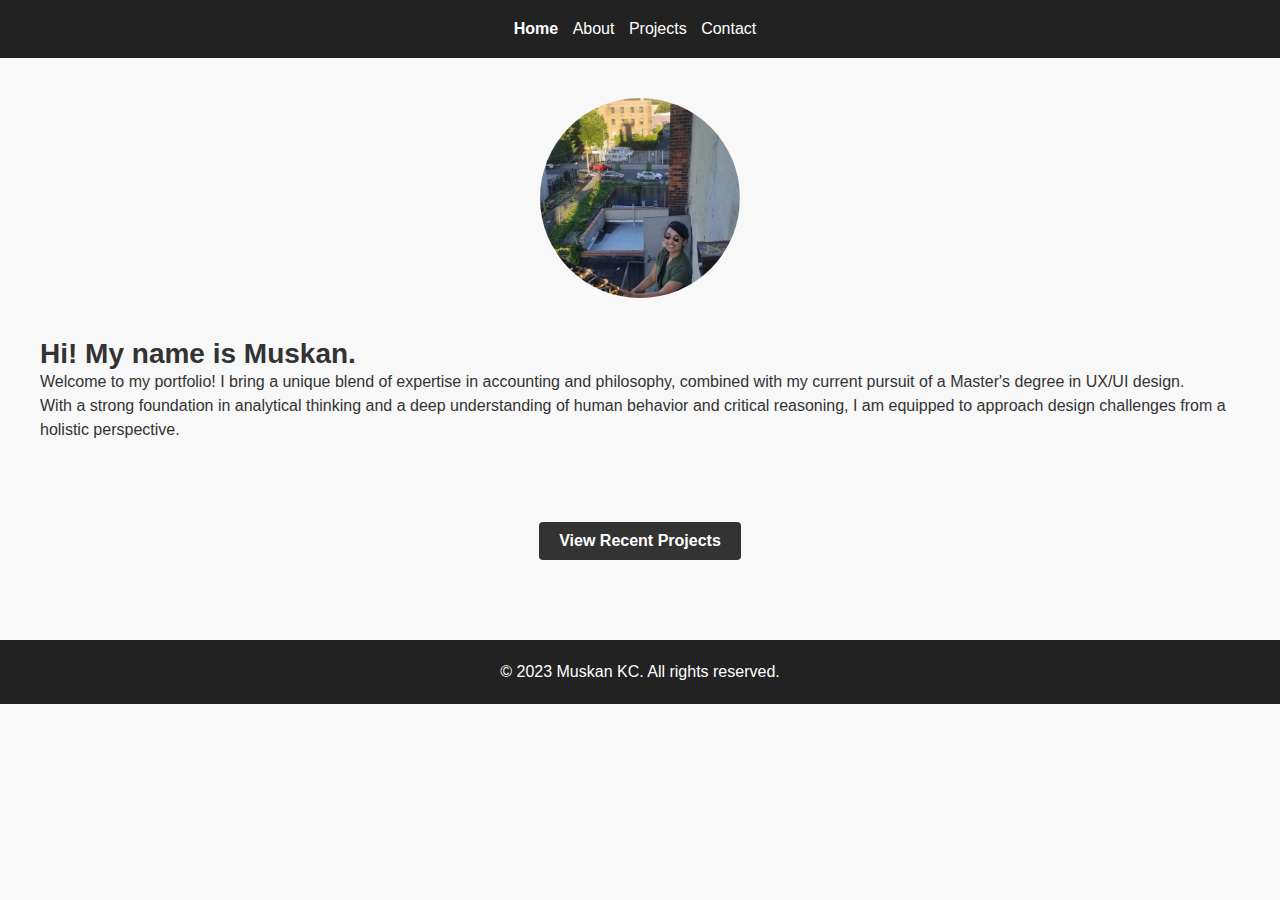
<file: index.html>
<!DOCTYPE html>
<html lang="en">
<head>
  <meta charset="UTF-8">
  <meta name="viewport" content="width=device-width, initial-scale=1.0">
  <title>MUSKAN KC</title>
  <link rel="stylesheet" href="css/style.css">
  <style>
   /* Additional CSS code for the circular image */
   .profile-image {
      display: flex;
      justify-content: center;
      margin-top: 40px;
    }
    
    .profile-image img {
      width: 200px;
      height: 200px;
      border-radius: 50%;
      object-fit: cover;
      object-position: center;
    }
    
    /* Additional CSS code for the call-to-action button */
    .call-to-action {
      display: flex;
      justify-content: center;
      margin-top: 40px;
    }
    
    .call-to-action a {
      display: inline-block;
      padding: 10px 20px;
      background-color: #333;
      color: #fff;
      text-decoration: none;
      font-weight: bold;
      border-radius: 4px;
      transition: background-color 0.3s ease;
    }
    
    .call-to-action a:hover {
      background-color: #555;
    }
  </style>
</head>
<body>
  <header>
    <nav>
      <ul>
        <li><a href="index.html" class="active">Home</a></li>
        <li><a href="about.html">About</a></li>
        <li><a href="portfolio.html">Projects</a></li>
        <li><a href="contact.html">Contact</a></li>
      </ul>
    </nav>
  </header>
  
  <div class="profile-image">
    <img src="photo/profile2.JPG" alt="Profile Image">
  </div>
  
  <section>
    <h1>Hi! My name is Muskan.</h1>
    <p>Welcome to my portfolio! I bring a unique blend of expertise in accounting and philosophy, combined with my current pursuit of a Master's degree in UX/UI design.</p>
    <p>With a strong foundation in analytical thinking and a deep understanding of human behavior and critical reasoning, I am equipped to approach design challenges from a holistic perspective.</p>
  </section>
  
  <div class="call-to-action">
    <a href="portfolio.html">View Recent Projects</a>
  </div>
  
  <footer>
    <p>&copy; 2023 Muskan KC. All rights reserved.</p>
  </footer>
</body>
</html>
</file>
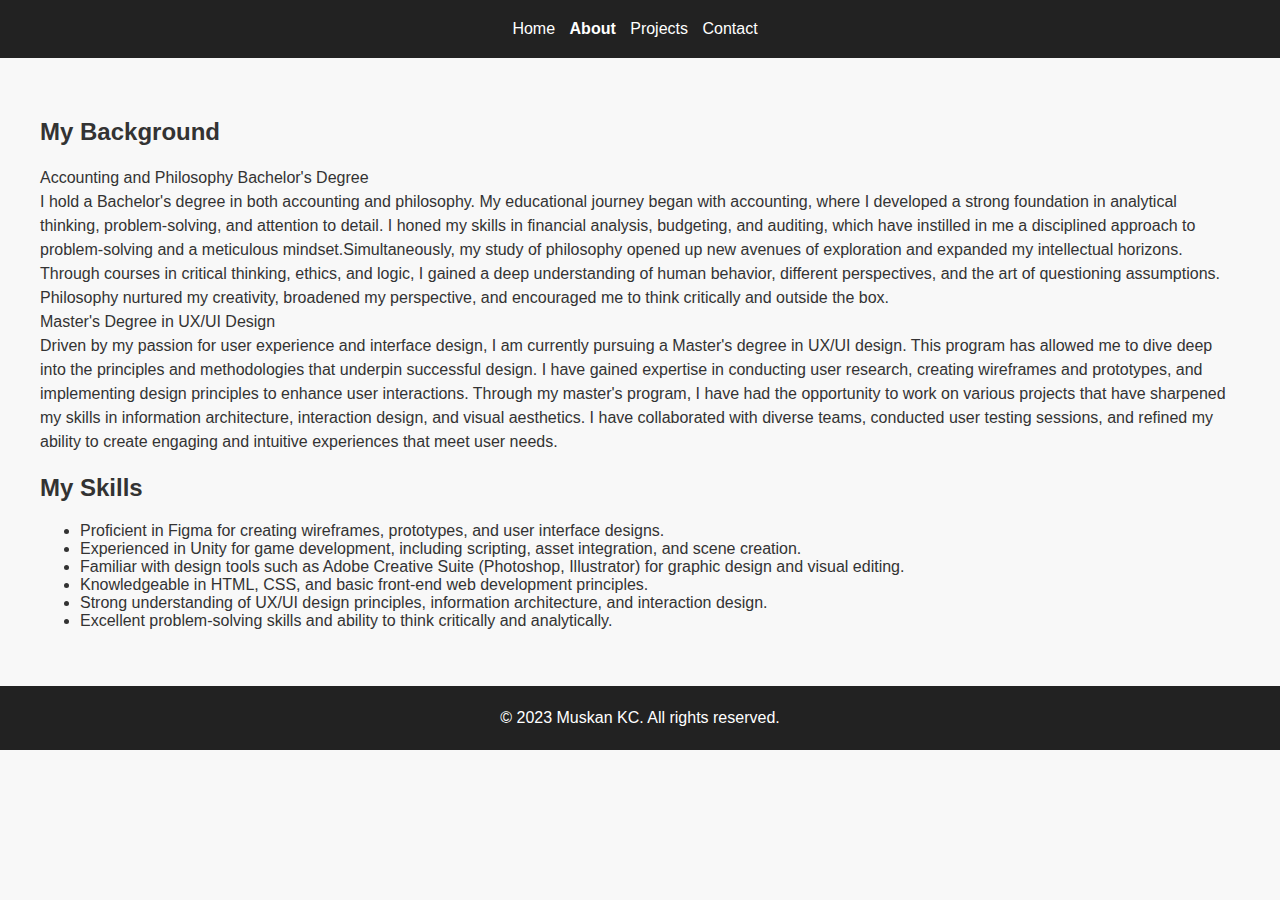
<file: about.html>
<!DOCTYPE html>
<html lang="en">
<head>
  <meta charset="UTF-8">
  <meta name="viewport" content="width=device-width, initial-scale=1.0">
  <title>About - Your Website</title>
  <link rel="stylesheet" href="css/style.css">
</head>
<body>
  <header>
    <nav>
      <ul>
        <li><a href="index.html">Home</a></li>
        <li><a href="about.html" class="active">About</a></li>
        <li><a href="portfolio.html">Projects</a></li>
        <li><a href="contact.html">Contact</a></li>
      </ul>
    </nav>
  </header>

  <section>
    <h2>My Background</h2>
    <p>Accounting and Philosophy Bachelor's Degree</p>
     <p> I hold a Bachelor's degree in both accounting and philosophy. My educational journey began with accounting, where I developed a strong foundation in analytical thinking, problem-solving, and attention to detail. I honed my skills in financial analysis, budgeting, and auditing, which have instilled in me a disciplined approach to problem-solving and a meticulous mindset.Simultaneously, my study of philosophy opened up new avenues of exploration and expanded my intellectual horizons. Through courses in critical thinking, ethics, and logic, I gained a deep understanding of human behavior, different perspectives, and the art of questioning assumptions. Philosophy nurtured my creativity, broadened my perspective, and encouraged me to think critically and outside the box.</p>
    <p>Master's Degree in UX/UI Design</p>
    <p> Driven by my passion for user experience and interface design, I am currently pursuing a Master's degree in UX/UI design. This program has allowed me to dive deep into the principles and methodologies that underpin successful design. I have gained expertise in conducting user research, creating wireframes and prototypes, and implementing design principles to enhance user interactions. 
        Through my master's program, I have had the opportunity to work on various projects that have sharpened my skills in information architecture, interaction design, and visual aesthetics. I have collaborated with diverse teams, conducted user testing sessions, and refined my ability to create engaging and intuitive experiences that meet user needs.</p>
    <h2>My Skills</h2>
    <ul>
    <li>Proficient in Figma for creating wireframes, prototypes, and user interface designs.</li>
    <li>Experienced in Unity for game development, including scripting, asset integration, and scene creation.</li>
    <li>Familiar with design tools such as Adobe Creative Suite (Photoshop, Illustrator) for graphic design and visual editing.</li>
    <li>Knowledgeable in HTML, CSS, and basic front-end web development principles.</li>
    <li>Strong understanding of UX/UI design principles, information architecture, and interaction design.</li>
    <li>Excellent problem-solving skills and ability to think critically and analytically.</li>
    </ul>
  </section>

  <footer>
    <p>&copy; 2023 Muskan KC. All rights reserved.</p>
  </footer>
</body>
</html>
</file>
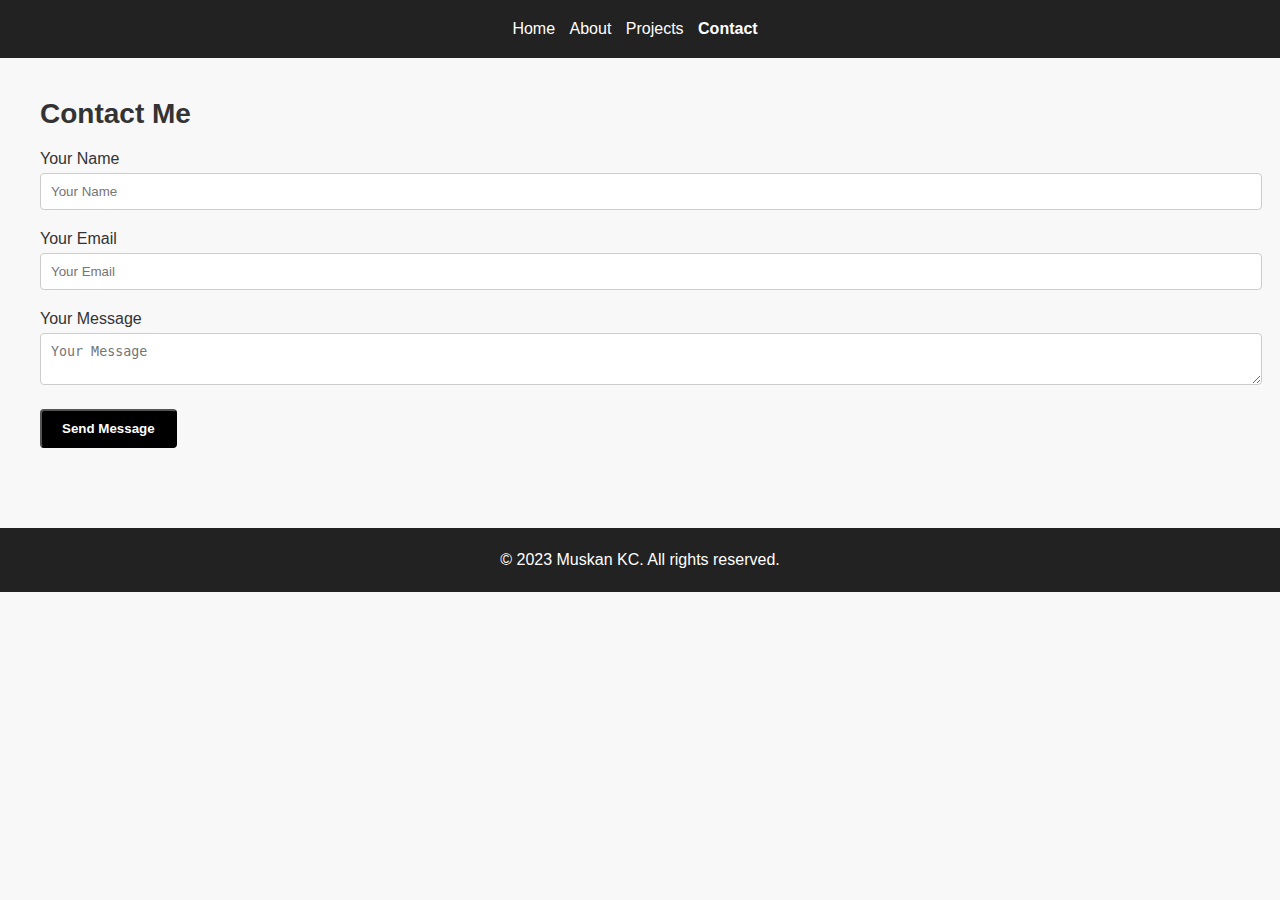
<file: contact.html>
<!DOCTYPE html>
<html lang="en">
<head>
  <meta charset="UTF-8">
  <meta name="viewport" content="width=device-width, initial-scale=1.0">
  <title>Contact - Muskan KC</title>
  <link rel="stylesheet" href="css/style.css">
</head>
<body>
  <header>
    <nav>
      <ul>
        <li><a href="index.html">Home</a></li>
        <li><a href="about.html">About</a></li>
        <li><a href="portfolio.html">Projects</a></li>
        <li><a href="#" class="active">Contact</a></li>
      </ul>
    </nav>
  </header>

  <section class="contact">
    <h1>Contact Me</h1>
    <div class="contact-form">
      <form>
        <div class="form-group">
          <label for="name">Your Name</label>
          <input type="text" id="name" name="name" placeholder="Your Name" required>
        </div>
        <div class="form-group">
          <label for="email">Your Email</label>
          <input type="email" id="email" name="email" placeholder="Your Email" required>
        </div>
        <div class="form-group">
          <label for="message">Your Message</label>
          <textarea id="message" name="message" placeholder="Your Message" required></textarea>
        </div>
        <div class="form-group">
          <button type="submit" class="btn">Send Message</button>
        </div>
      </form>
    </div>
  </section>

  <footer>
    <p>&copy; 2023 Muskan KC. All rights reserved.</p>
  </footer>
</body>
</html>
</file>
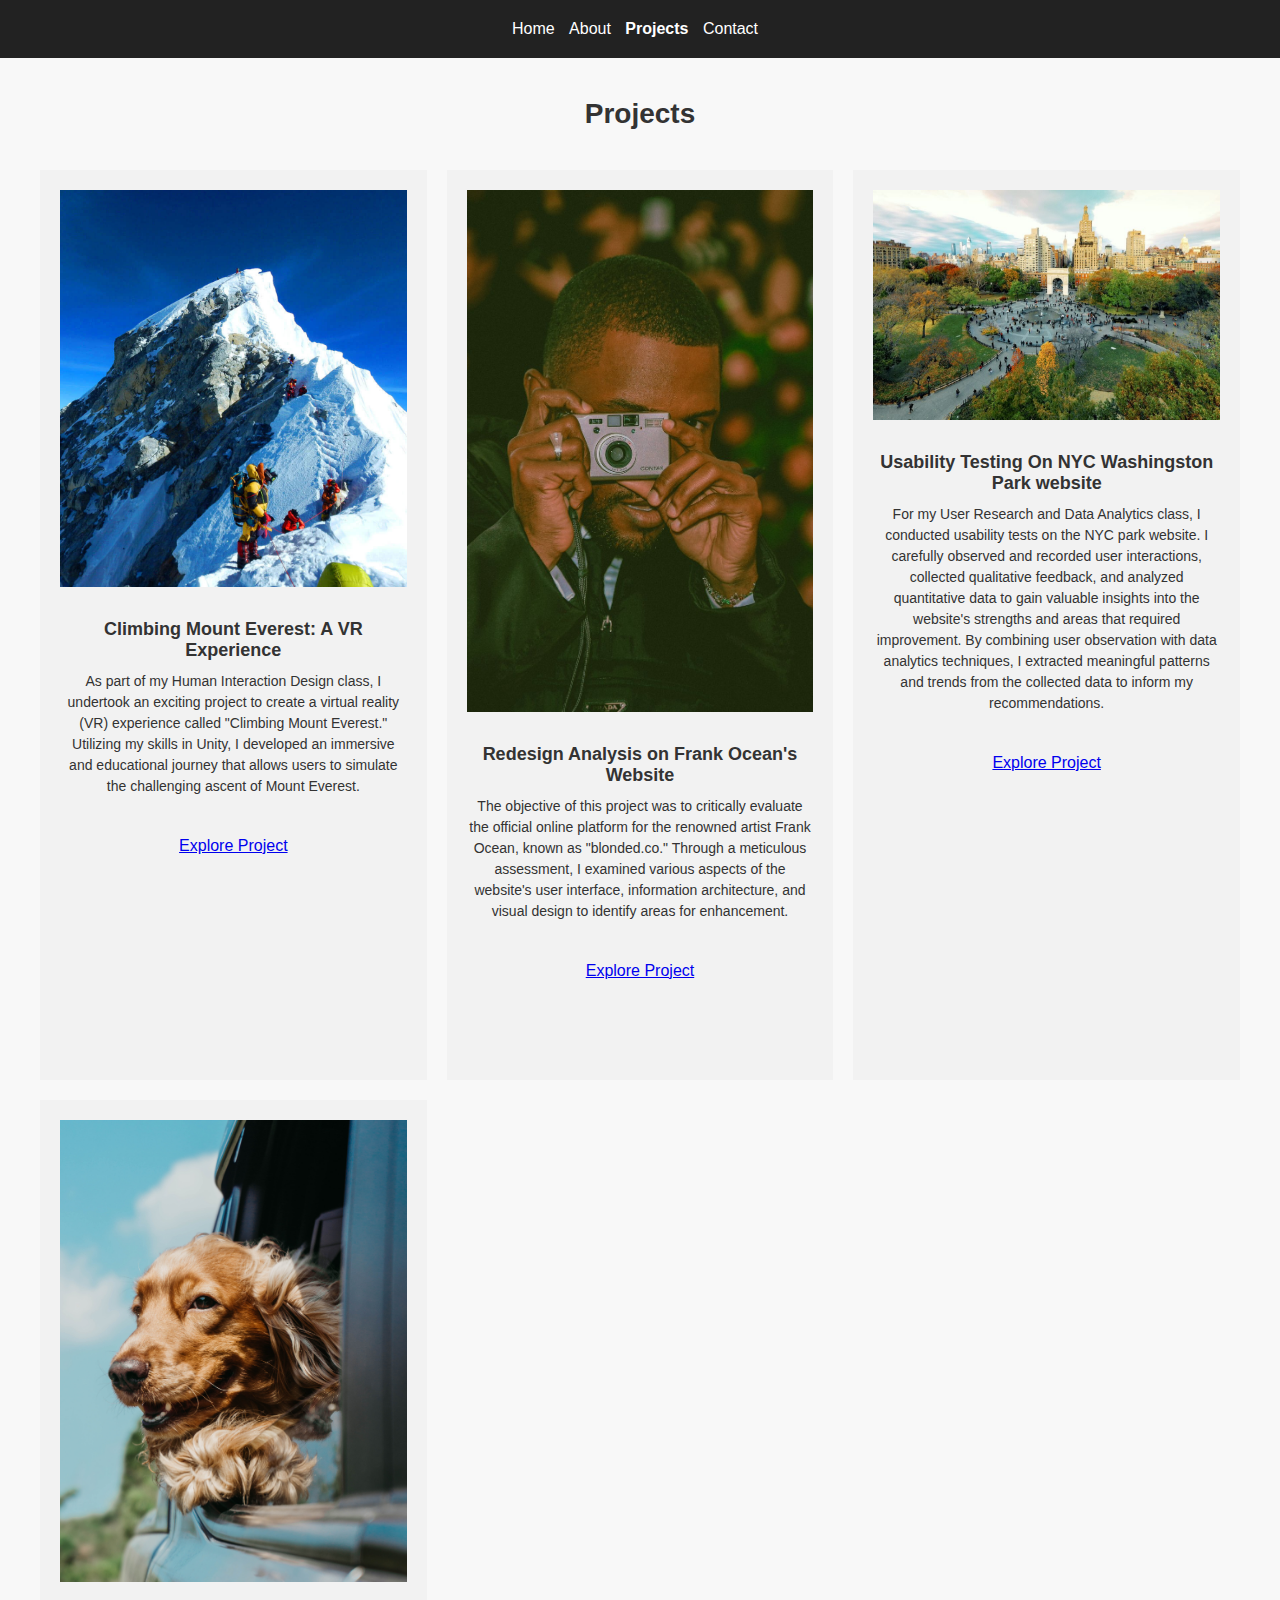
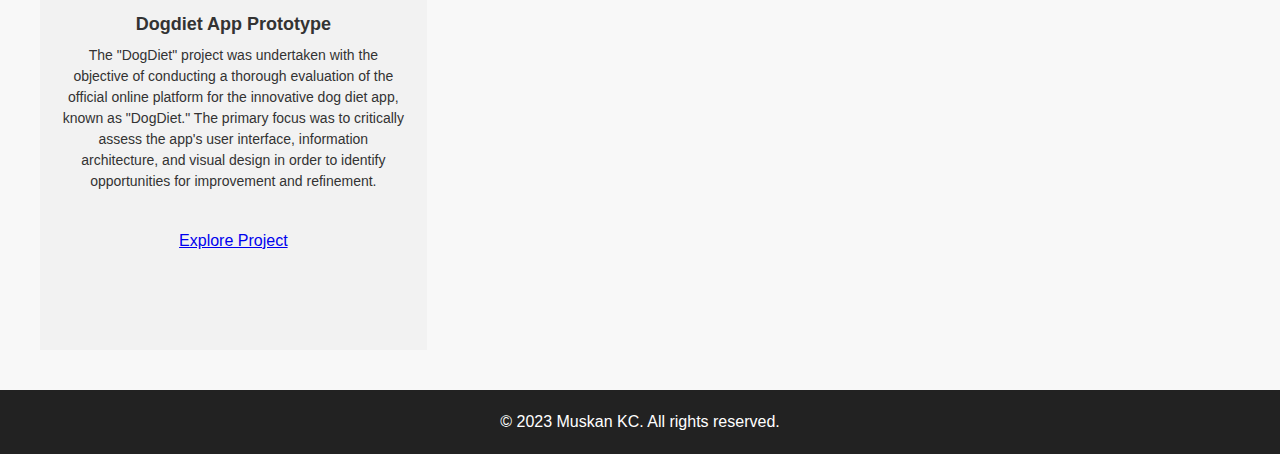
<file: portfolio.html>
<!DOCTYPE html>
<html lang="en">
<head>
  <meta charset="UTF-8">
  <meta name="viewport" content="width=device-width, initial-scale=1.0">
  <title>Projects- Your Website</title>
  <link rel="stylesheet" href="css/style.css">
</head>
<body>
  <header>
    <nav>
      <ul>
        <li><a href="index.html">Home</a></li>
        <li><a href="about.html">About</a></li>
        <li><a href="#" class="active">Projects</a></li>
        <li><a href="contact.html">Contact</a></li>
      </ul>
    </nav>
  </header>

  <section class="portfolio">
    <h1>Projects</h1>
    <div class="gallery">
      <div class="item">
        <img src="photo/everest .jpg" alt="VR Project">
        <h3>Climbing Mount Everest: A VR Experience</h3>
        <p>As part of my Human Interaction Design class, I undertook an exciting project to create a virtual reality (VR) experience called "Climbing Mount Everest." Utilizing my skills in Unity, I developed an immersive and educational journey that allows users to simulate the challenging ascent of Mount Everest.</p>
        <a href="projecteverestlink.html" class="call-to-action">Explore Project</a>
      </div>
      <div class="item">
        <img src="photo/frank .jpg" alt="Information Architecture Project">
        <h3>Redesign Analysis on Frank Ocean's Website</h3>
        <p>The objective of this project was to critically evaluate the official online platform for the renowned artist Frank Ocean, known as "blonded.co." Through a meticulous assessment, I examined various aspects of the website's user interface, information architecture, and visual design to identify areas for enhancement.</p>
        <a href="project franklink.html" class="call-to-action">Explore Project</a>
      </div>
      <div class="item">
        <img src="photo/nyc.jpg" alt="Usability Test Project">
        <h3>Usability Testing On NYC Washingston Park website</h3>
        <p>For my User Research and Data Analytics class, I conducted usability tests on the NYC park website. I carefully observed and recorded user interactions, collected qualitative feedback, and analyzed quantitative data to gain valuable insights into the website's strengths and areas that required improvement. By combining user observation with data analytics techniques, I extracted meaningful patterns and trends from the collected data to inform my recommendations.</p>
        <a href="projectnyclink.html" class="call-to-action">Explore Project</a>
      </div>
      <div class="item">
        <img src="photo/ja-san-miguel-_-QQuvAwQ-0-unsplash.jpg" alt="DogDiet Project">
        <h3>Dogdiet App Prototype</h3>
        <p>The "DogDiet" project was undertaken with the objective of conducting a thorough evaluation of the official online platform for the innovative dog diet app, known as "DogDiet." The primary focus was to critically assess the app's user interface, information architecture, and visual design in order to identify opportunities for improvement and refinement.</p>
        <a href="project dogdietlink.html"class="call-to-action">Explore Project</a>
      </div>      
  </section>

  <footer>
    <p>&copy; 2023 Muskan KC. All rights reserved.</p>
  </footer>
</body>
</html>
</file>
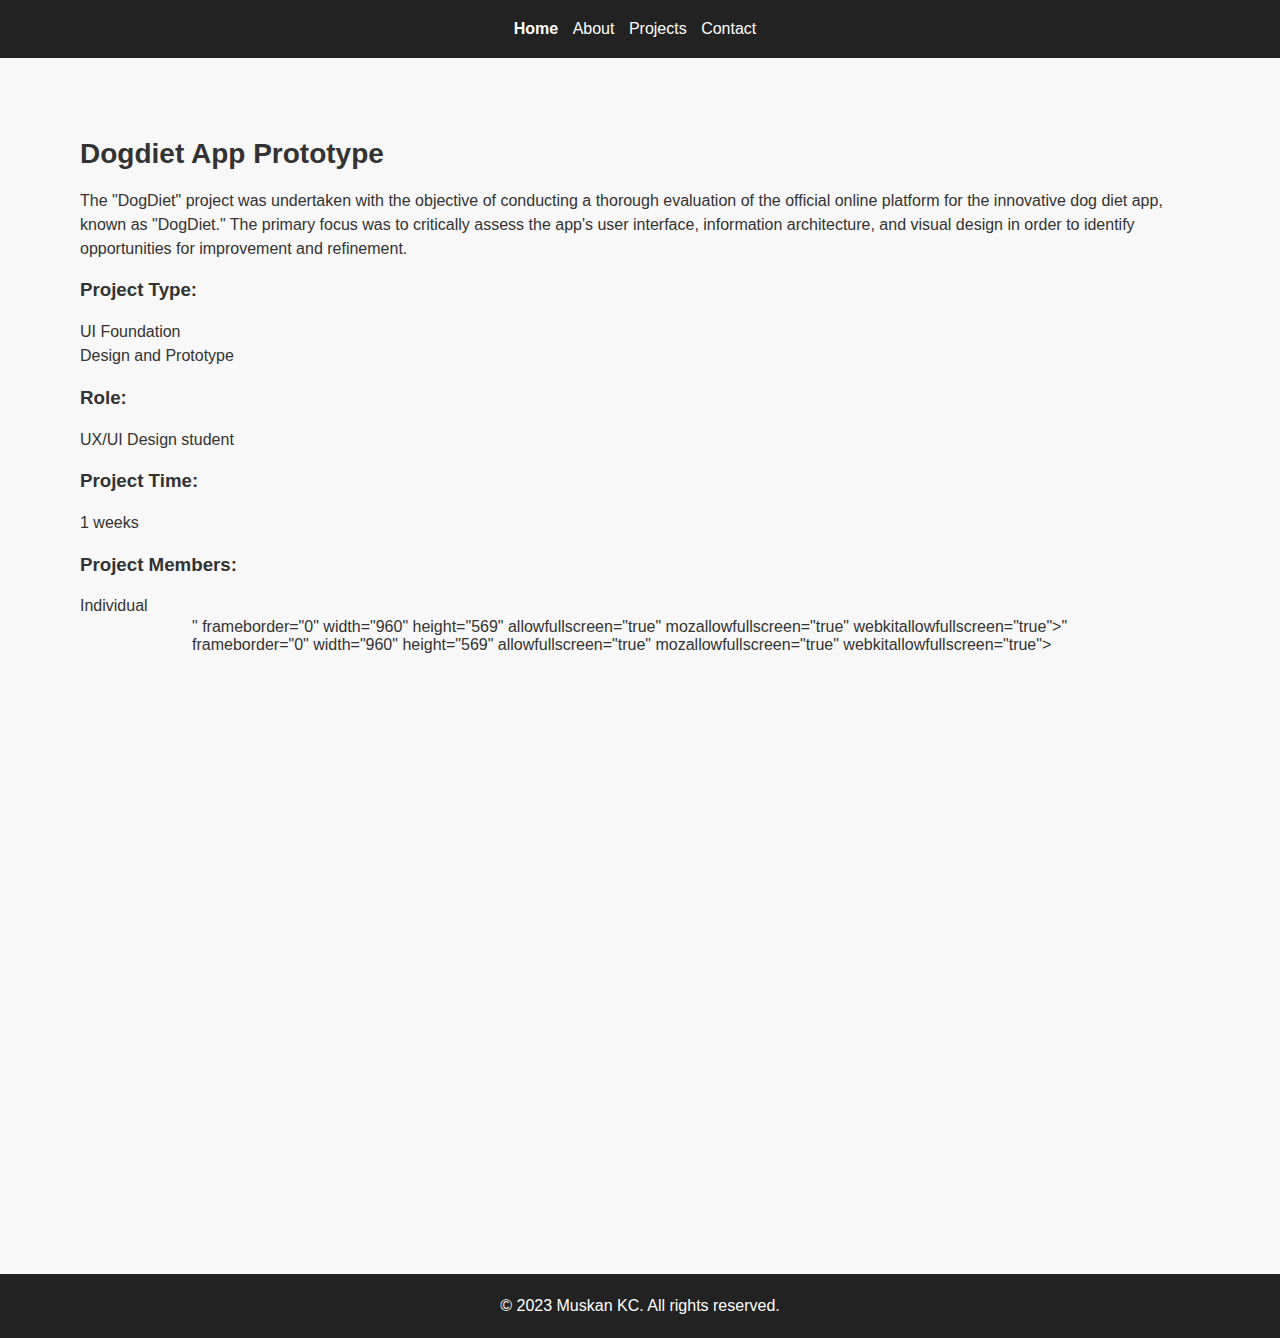
<file: project dogdietlink.html>
<!DOCTYPE html>
<html lang="en">
<head>
  <meta charset="UTF-8">
  <meta name="viewport" content="width=device-width, initial-scale=1.0">
  <title>Projects</title>
  <link rel="stylesheet" href="css/style.css">
<!-- script for PPT slide starts-->
      <style>
.ppt-container {
    position: relative;
    padding-bottom: 50%; /* Adjust this value to change the aspect ratio */
    height: 0;
    overflow: hidden;
    width: 80%; /* Add this to set the width */
    margin: 0 auto; /* Add this to center the container */
}

.ppt-container iframe {
    position: absolute;
    top: 0;
    left: 0;
    width: 100%;
    height: 100%;
}

  </style>
  <!-- script for PPT slide ends-->
</head>
<body>
  <header>
    <nav>
      <ul>
        <li><a href="index.html" class="active">Home</a></li>
        <li><a href="about.html">About</a></li>
        <li><a href="portfolio.html">Projects</a></li>
        <li><a href="contact.html">Contact</a></li>
      </ul>
    </nav>
  </header>
<main>
  <section class="project">


    <section id="project-header">
      <h1>Dogdiet App Prototype</h1>
      <div class="project-description">
        <h3></h3>
        <p>The "DogDiet" project was undertaken with the objective of conducting a thorough evaluation of the official online platform for the innovative dog diet app, known as "DogDiet." The primary focus was to critically assess the app's user interface, information architecture, and visual design in order to identify opportunities for improvement and refinement.</p>
      </div>
      <div class="project-info">
        <div class="project-type">
          <h3>Project Type:</h3>
          <p>UI Foundation <br> Design and Prototype</p>
        </div>
        <div class="project-role">
          <h3>Role:</h3>
          <p>UX/UI Design student </p>
        </div>
        <div class="project-time">
          <h3>Project Time:</h3>
          <p>1 weeks</p>
        </div>
        <div class="project members">
          <h3>Project Members:</h3>
          <p>Individual </p>
        </div>
<!--google slide container starts-->
        <div class="ppt-container">
          <iframe src="https://docs.google.com/presentation/d/e/2PACX-1vQVPN8mLB--pKy0kCAdAH7k157bYw-RiYGGr6eZP_hGlsYtHMk9WJuAGcrYTFGcjw/embed?start=true&loop=true&delayms=3000" frameborder="0" width="960" height="569" allowfullscreen="true" mozallowfullscreen="true" webkitallowfullscreen="true"></iframe>" frameborder="0" width="960" height="569" allowfullscreen="true" mozallowfullscreen="true" webkitallowfullscreen="true"></iframe>" frameborder="0" width="960" height="569" allowfullscreen="true" mozallowfullscreen="true" webkitallowfullscreen="true"></iframe>
        </div>
        <!--google slide container ends-->
        
    <ul>
    </ul>
  </section>



</main>

  <footer>
    <p>&copy; 2023 Muskan KC. All rights reserved.</p>
  </footer>
</body>
</file>
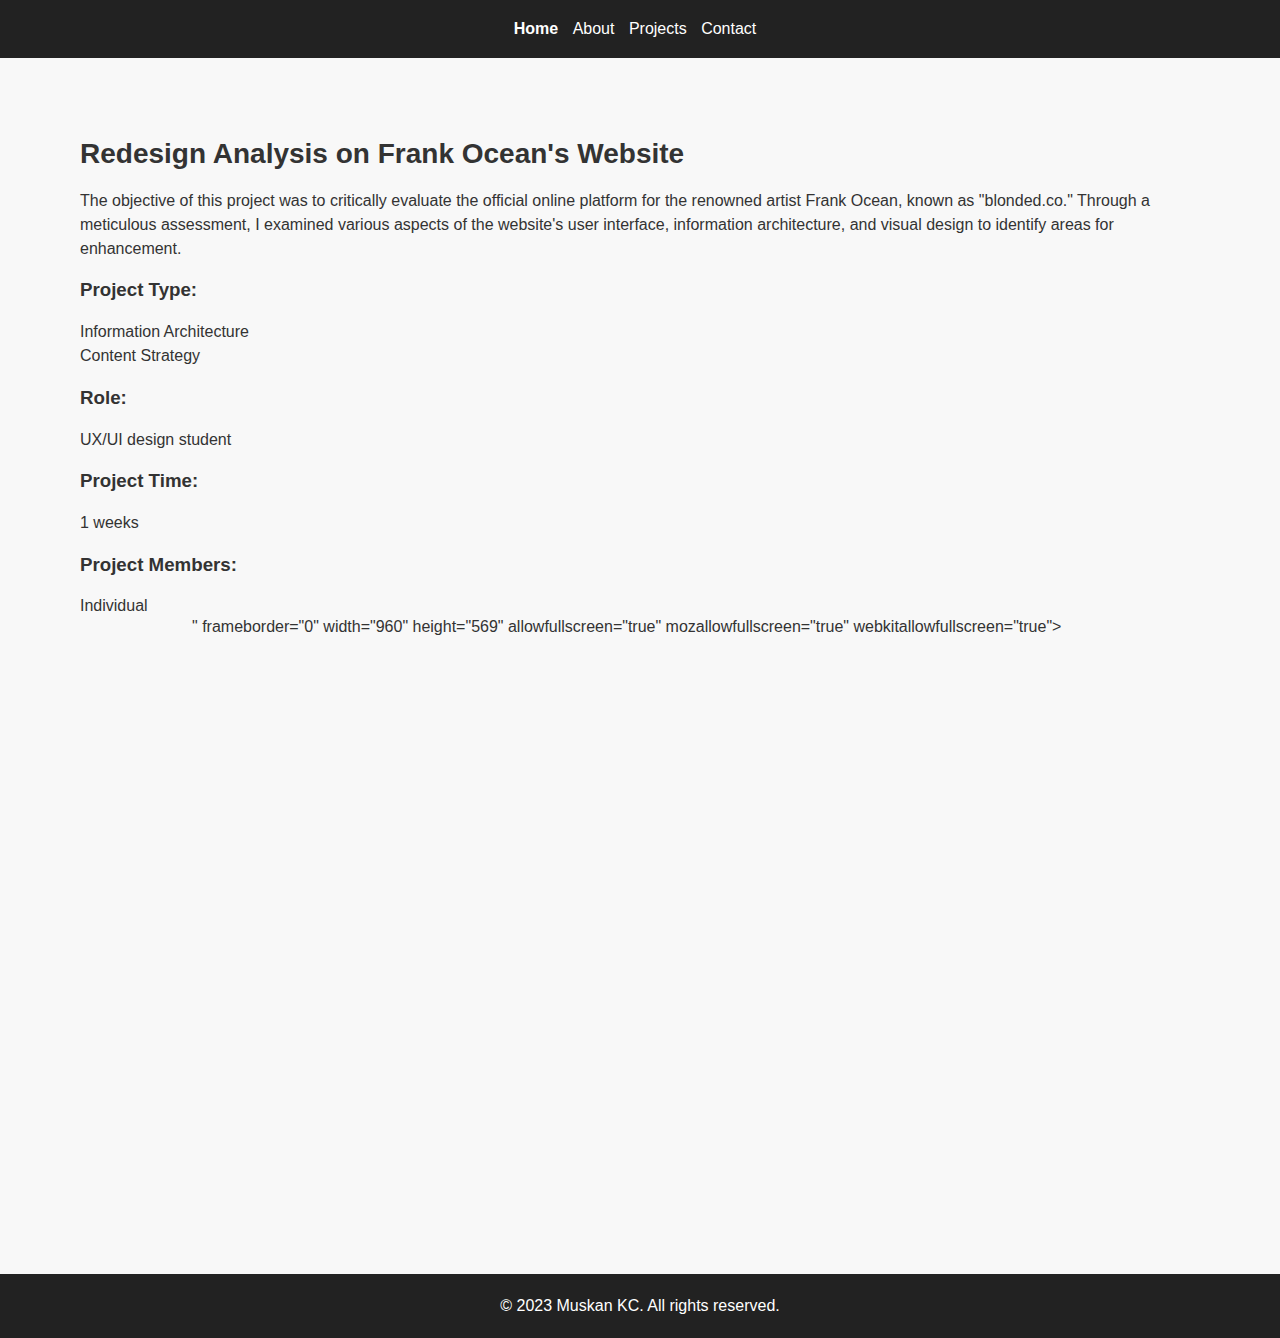
<file: project franklink.html>
<!DOCTYPE html>
<html lang="en">
<head>
  <meta charset="UTF-8">
  <meta name="viewport" content="width=device-width, initial-scale=1.0">
  <title>Projects</title>
  <link rel="stylesheet" href="css/style.css">
<!-- script for PPT slide starts-->
      <style>
.ppt-container {
    position: relative;
    padding-bottom: 50%; /* Adjust this value to change the aspect ratio */
    height: 0;
    overflow: hidden;
    width: 80%; /* Add this to set the width */
    margin: 0 auto; /* Add this to center the container */
}

.ppt-container iframe {
    position: absolute;
    top: 0;
    left: 0;
    width: 100%;
    height: 100%;
}

  </style>
  <!-- script for PPT slide ends-->
</head>
<body>
  <header>
    <nav>
      <ul>
        <li><a href="index.html" class="active">Home</a></li>
        <li><a href="about.html">About</a></li>
        <li><a href="portfolio.html">Projects</a></li>
        <li><a href="contact.html">Contact</a></li>
      </ul>
    </nav>
  </header>
<main>
  <section class="project">


    <section id="project-header">
      <h1>Redesign Analysis on Frank Ocean's Website</h1>
      <div class="project-description">
        <h3></h3>
        <p>The objective of this project was to critically evaluate the official online platform for the renowned artist Frank Ocean, known as "blonded.co." Through a meticulous assessment, I examined various aspects of the website's user interface, information architecture, and visual design to identify areas for enhancement.</p>
      </div>
      <div class="project-info">
        <div class="project-type">
          <h3>Project Type:</h3>
          <p>Information Architecture <br>Content Strategy</p>
        </div>
        <div class="project-role">
          <h3>Role:</h3>
          <p>UX/UI design student </p>
        </div>
        <div class="project-time">
          <h3>Project Time:</h3>
          <p>1 weeks</p>
        </div>
        <div class="project members">
          <h3>Project Members:</h3>
          <p>Individual </p>
        </div>
<!--google slide container starts-->
        <div class="ppt-container">
          <iframe src="https://docs.google.com/presentation/d/e/2PACX-1vSfrniHC0Kmeu8Oh8N1KMvNr12Mgd_N3RISQ-omVA_abW_7L9kOCQtELB7PsxIgu1hQ1YXnB9vRPzM_/embed?start=true&loop=true&delayms=3000" frameborder="0" width="960" height="569" allowfullscreen="true" mozallowfullscreen="true" webkitallowfullscreen="true"></iframe>" frameborder="0" width="960" height="569" allowfullscreen="true" mozallowfullscreen="true" webkitallowfullscreen="true"></iframe>
        </div>
        <!--google slide container ends-->
        
    <ul>
    </ul>
  </section>



</main>

  <footer>
    <p>&copy; 2023 Muskan KC. All rights reserved.</p>
  </footer>
</body>
</file>
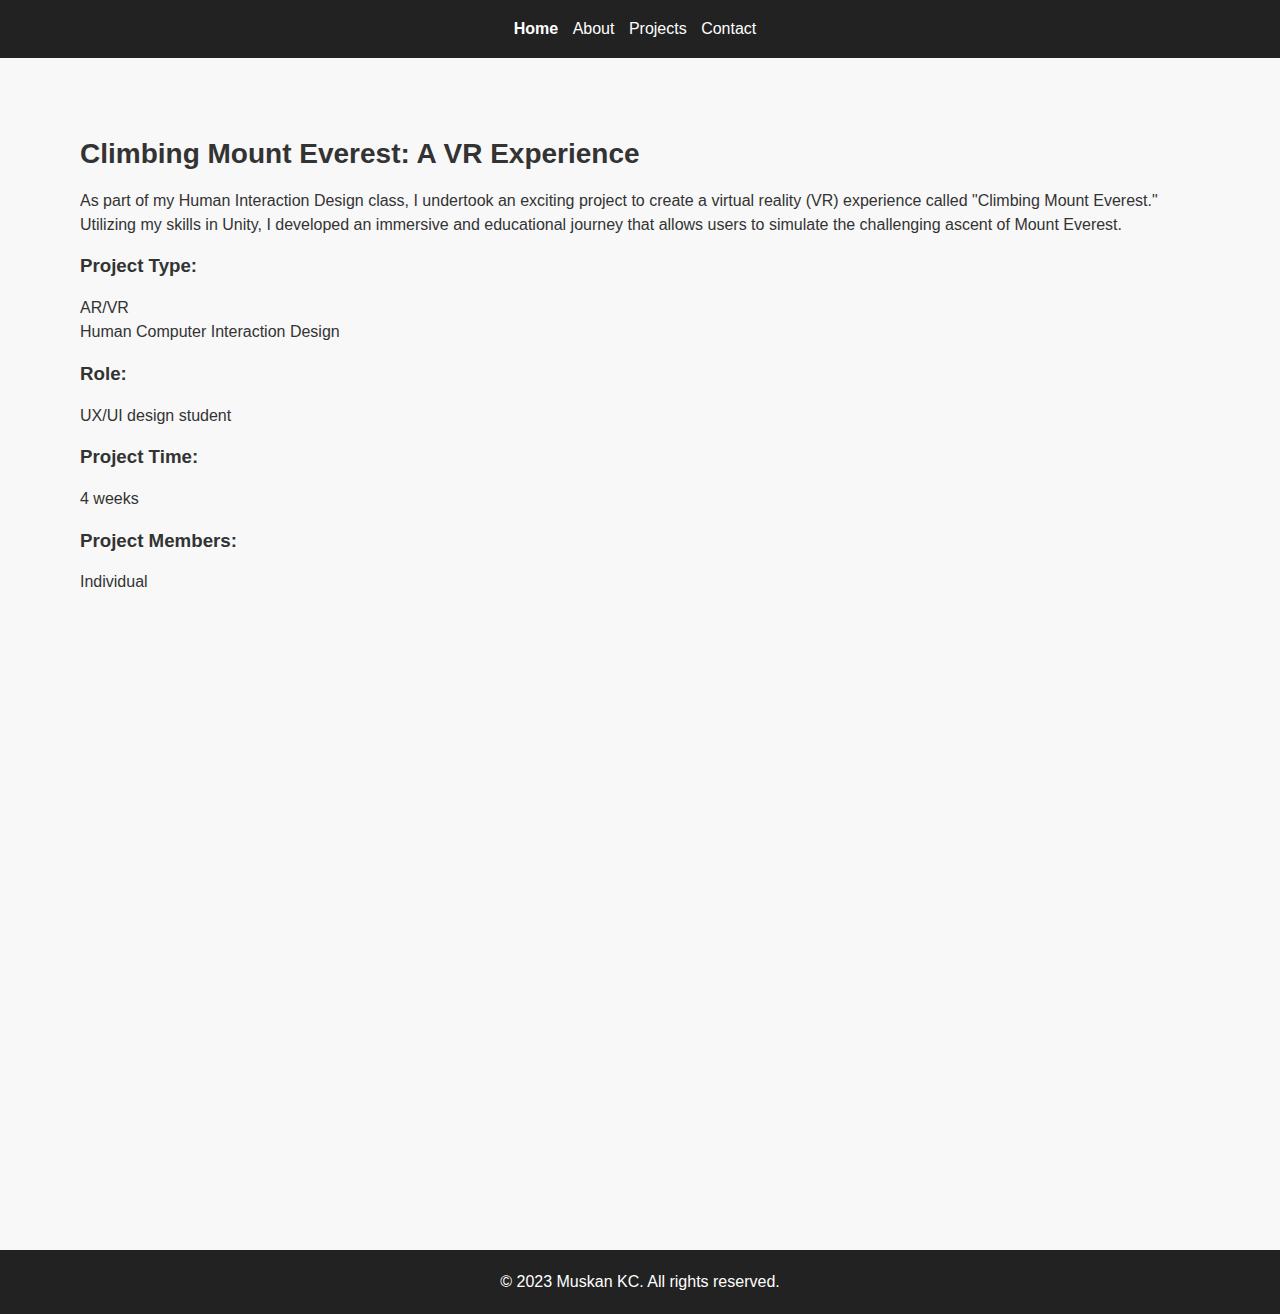
<file: projecteverestlink.html>
<!DOCTYPE html>
<html lang="en">
<head>
  <meta charset="UTF-8">
  <meta name="viewport" content="width=device-width, initial-scale=1.0">
  <title>Projects</title>
  <link rel="stylesheet" href="css/style.css">
<!-- script for PPT slide starts-->
      <style>
.ppt-container {
    position: relative;
    padding-bottom: 50%; /* Adjust this value to change the aspect ratio */
    height: 0;
    overflow: hidden;
    width: 80%; /* Add this to set the width */
    margin: 0 auto; /* Add this to center the container */
}

.ppt-container iframe {
    position: absolute;
    top: 0;
    left: 0;
    width: 100%;
    height: 100%;
}

  </style>
  <!-- script for PPT slide ends-->
</head>
<body>
  <header>
    <nav>
      <ul>
        <li><a href="index.html" class="active">Home</a></li>
        <li><a href="about.html">About</a></li>
        <li><a href="portfolio.html">Projects</a></li>
        <li><a href="contact.html">Contact</a></li>
      </ul>
    </nav>
  </header>
<main>
  <section class="project">


    <section id="project-header">
      <h1>Climbing Mount Everest: A VR Experience</h1>
      <div class="project-description">
        <h3></h3>
        <p>As part of my Human Interaction Design class, I undertook an exciting project to create a virtual reality (VR) experience called "Climbing Mount Everest." Utilizing my skills in Unity, I developed an immersive and educational journey that allows users to simulate the challenging ascent of Mount Everest.</p>
      </div>
      <div class="project-info">
        <div class="project-type">
          <h3>Project Type:</h3>
          <p>AR/VR <br>Human Computer Interaction Design</p>
        </div>
        <div class="project-role">
          <h3>Role:</h3>
          <p>UX/UI design student </p>
        </div>
        <div class="project-time">
          <h3>Project Time:</h3>
          <p>4 weeks</p>
        </div>
        <div class="project members">
          <h3>Project Members:</h3>
          <p>Individual </p>
        </div>
<!--google slide container starts-->
        <div class="ppt-container">
          <iframe src="https://docs.google.com/presentation/d/e/2PACX-1vS3JIRP2bsZtQDXDBGxQWL8U1gIIw0w5xfld7BBClXyM5g9-yKAVzfJH8jW5JciJZPgmg8Gr4bKQlrp/embed?start=true&loop=true&delayms=3000" frameborder="0" width="960" height="569" allowfullscreen="true" mozallowfullscreen="true" webkitallowfullscreen="true"></iframe>
        </div>
        <!--google slide container ends-->
        
    <ul>
    </ul>
  </section>



</main>

  <footer>
    <p>&copy; 2023 Muskan KC. All rights reserved.</p>
  </footer>
</body>
</file>
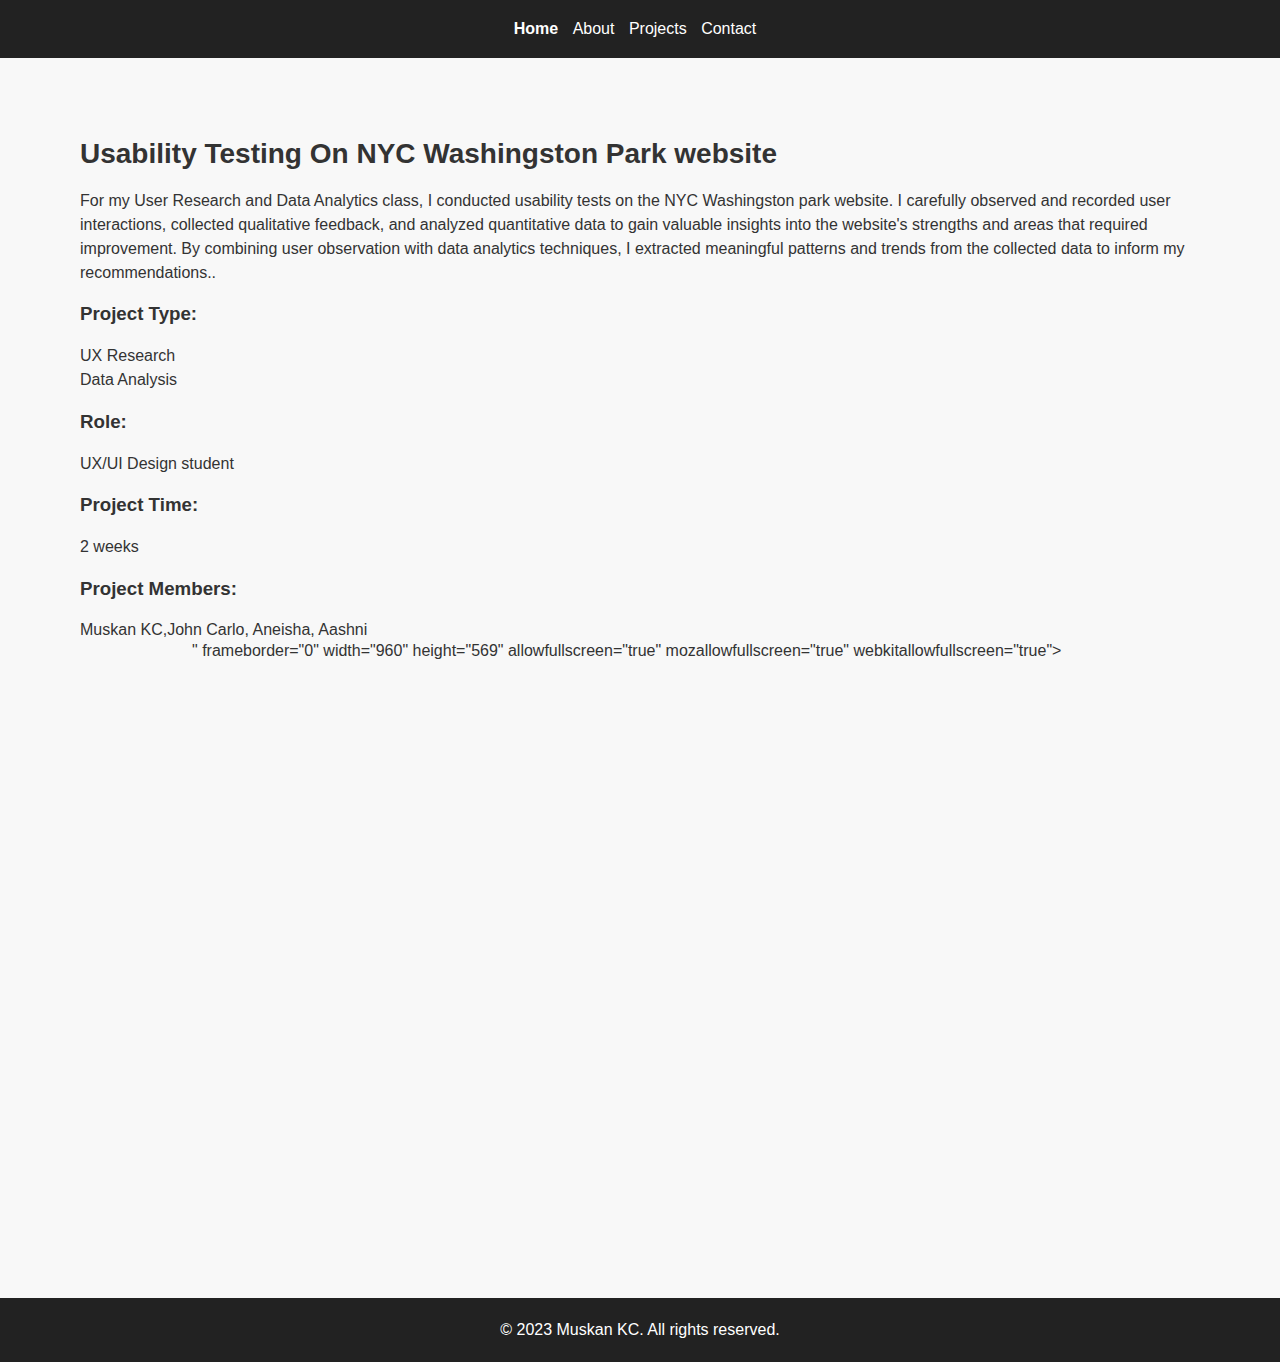
<file: projectnyclink.html>
<!DOCTYPE html>
<html lang="en">
<head>
  <meta charset="UTF-8">
  <meta name="viewport" content="width=device-width, initial-scale=1.0">
  <title>Projects</title>
  <link rel="stylesheet" href="css/style.css">
<!-- script for PPT slide starts-->
      <style>
.ppt-container {
    position: relative;
    padding-bottom: 50%; /* Adjust this value to change the aspect ratio */
    height: 0;
    overflow: hidden;
    width: 80%; /* Add this to set the width */
    margin: 0 auto; /* Add this to center the container */
}

.ppt-container iframe {
    position: absolute;
    top: 0;
    left: 0;
    width: 100%;
    height: 100%;
}

  </style>
  <!-- script for PPT slide ends-->
</head>
<body>
  <header>
    <nav>
      <ul>
        <li><a href="index.html" class="active">Home</a></li>
        <li><a href="about.html">About</a></li>
        <li><a href="portfolio.html">Projects</a></li>
        <li><a href="contact.html">Contact</a></li>
      </ul>
    </nav>
  </header>
<main>
  <section class="project">


    <section id="project-header">
      <h1>Usability Testing On NYC Washingston Park website</h1>
      <div class="project-description">
        <h3></h3>
        <p>For my User Research and Data Analytics class, I conducted usability tests on the NYC Washingston park website. I carefully observed and recorded user interactions, collected qualitative feedback, and analyzed quantitative data to gain valuable insights into the website's strengths and areas that required improvement. By combining user observation with data analytics techniques, I extracted meaningful patterns and trends from the collected data to inform my recommendations..</p>
      </div>
      <div class="project-info">
        <div class="project-type">
          <h3>Project Type:</h3>
          <p>UX Research <br> Data Analysis</p>
        </div>
        <div class="project-role">
          <h3>Role:</h3>
          <p>UX/UI Design student </p>
        </div>
        <div class="project-time">
          <h3>Project Time:</h3>
          <p>2 weeks</p>
        </div>
        <div class="project members">
          <h3>Project Members:</h3>
          <p>Muskan KC,John Carlo, Aneisha, Aashni</p>
        </div>
<!--google slide container starts-->
        <div class="ppt-container">
          <iframe src="https://docs.google.com/presentation/d/e/2PACX-1vQai1PrMjwuFCwfsb1BZSq-aXDmR68UjAat6jb5H7lO6qWBn1PsB4Smseq0GVYZhw7enLqJNZ_yQNs5/embed?start=true&loop=true&delayms=3000" frameborder="0" width="960" height="569" allowfullscreen="true" mozallowfullscreen="true" webkitallowfullscreen="true"></iframe>" frameborder="0" width="960" height="569" allowfullscreen="true" mozallowfullscreen="true" webkitallowfullscreen="true"></iframe>
        </div>
        <!--google slide container ends-->
        
    <ul>
    </ul>
  </section>



</main>

  <footer>
    <p>&copy; 2023 Muskan KC. All rights reserved.</p>
  </footer>
</body>
</file>
<file: css/style.css>
/* CSS code for your website */

/* Reset default browser styles */
body, h1, p {
  margin: 0;
  padding: 0;
}

/* Body styles */
body {
  font-family: Arial, sans-serif;
  background-color: #f8f8f8;
  color: #333;
}

/* Header styles */
header {
  background-color: #222;
  padding: 20px;
  color: #fff;
  text-align: center; /* Center-align the navigation bar */
}

nav ul {
  list-style: none;
  margin: 0;
  padding: 0;
}

nav ul li {
  display: inline;
  margin-right: 10px;
}

nav ul li a {
  color: #fff;
  text-decoration: none;
}

nav ul li a.active {
  font-weight: bold;
}

/* Section styles */
section {
  padding: 40px;
}

h1 {
  font-size: 28px;
}

p {
  font-size: 16px;
  line-height: 1.5;
}

/* Footer styles */
footer {
  background-color: #222;
  padding: 20px;
  color: #fff;
  text-align: center;
  font-size: 14px;
}

/* CSS code for your portfolio page */

/* Portfolio styles */
.portfolio {
  padding: 40px;
}

.portfolio h1 {
  text-align: center;
  margin-bottom: 40px;
}

.gallery {
  display: grid;
  grid-template-columns: repeat(auto-fit, minmax(300px, 1fr));
  grid-gap: 20px;
}

.item {
  background-color: #f2f2f2;
  padding: 20px;
  text-align: center;
}

.item img {
  max-width: 100%;
  height: auto;
  margin-bottom: 10px;
}

.item h3 {
  font-size: 18px;
  margin-bottom: 10px;
}

.item p {
  font-size: 14px;
}

/* Additional CSS code for the circular image */
.profile-image {
  display: flex;
  justify-content: center;
  margin-top: 40px;
}

.profile-image img {
  width: 200px;
  height: 200px;
  border-radius: 50%;
  object-fit: cover;
  object-position: center;
}

/* Additional CSS code for the call-to-action button */
.call-to-action {
  display: flex;
  justify-content: center;
  margin-top: 40px;
  margin-bottom: 80px; /* Adjust the margin-bottom value to increase the spacing */
}

.call-to-action a {
  display: inline-block;
  padding: 10px 20px;
  background-color: #000;
  color: #fff;
  text-decoration: none;
  font-weight: bold;
  border-radius: 4px;
  transition: background-color 0.3s ease;
}
/* Additional CSS code for the contact page */
.contact h1 {
  margin-bottom: 20px;
}

.contact-form {
  margin-bottom: 40px;
}

.form-group {
  margin-bottom: 20px;
}

.form-group label {
  display: block;
  margin-bottom: 5px;
}

.form-group input,
.form-group textarea {
  width: 100%;
  padding: 10px;
  border: 1px solid #ccc;
  border-radius: 4px;
}

.btn {
  display: inline-block;
  padding: 10px 20px;
  background-color: #000;
  color: #fff;
  text-decoration: none;
  font-weight: bold;
  border-radius: 4px;
  transition: background-color 0.3s ease;
}

    
/* Additional CSS code for the call-to-action button */
.call-to-action {
  display: flex;
  justify-content: center;
  margin-top: 40px;
}

.call-to-action a {
  display: inline-block;
  padding: 10px 20px;
  background-color: #333;
  color: #fff;
  text-decoration: none;
  font-weight: bold;
  border-radius: 4px;
  transition: background-color 0.3s ease;
}

.call-to-action a:hover {
  background-color: #555;
}
/* Additional CSS code for the call-to-action button */
.call-to-action a.cta-button {
  display: inline-block;
  padding: 10px 20px;
  background-color: #333;
  color: #fff;
  text-decoration: none;
  font-weight: bold;
  border-radius: 4px;
  transition: background-color 0.3s ease;
}

.call-to-action a.cta-button:hover {
  background-color: #555;
}
</file>
